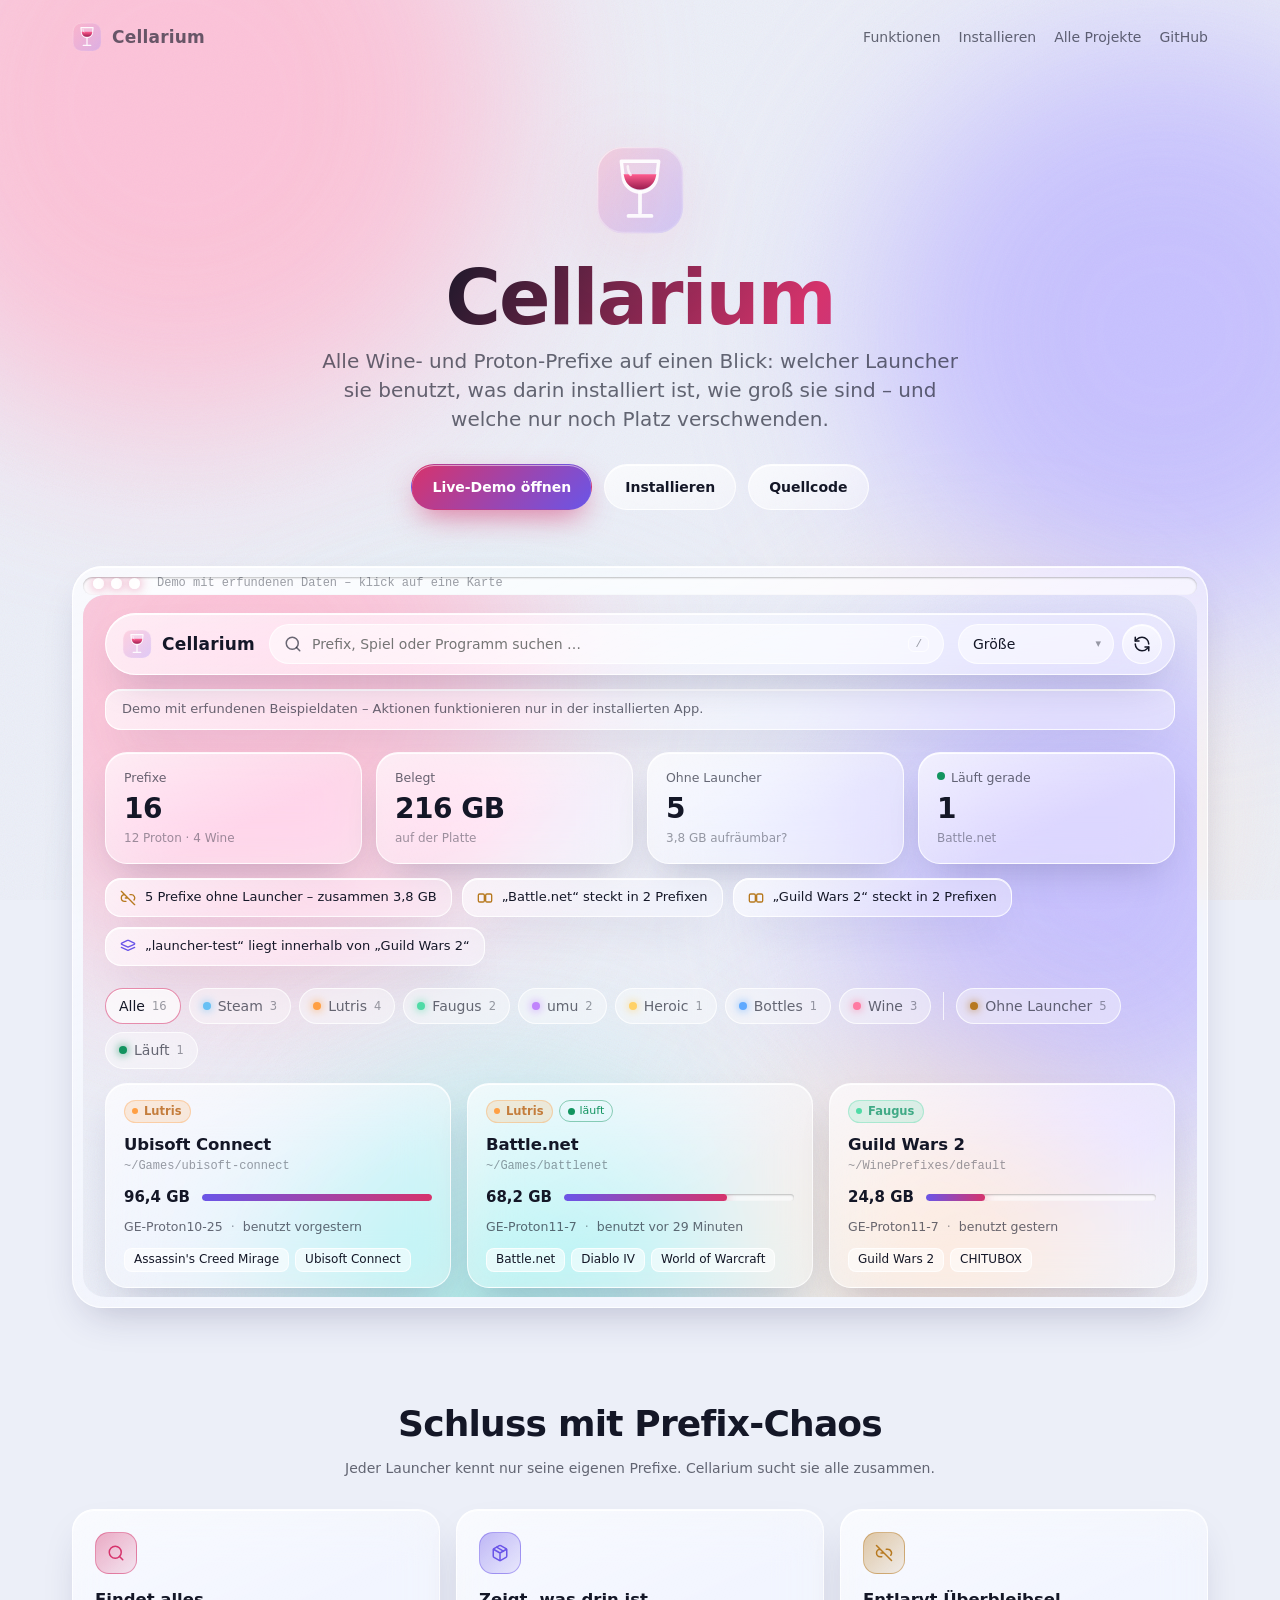
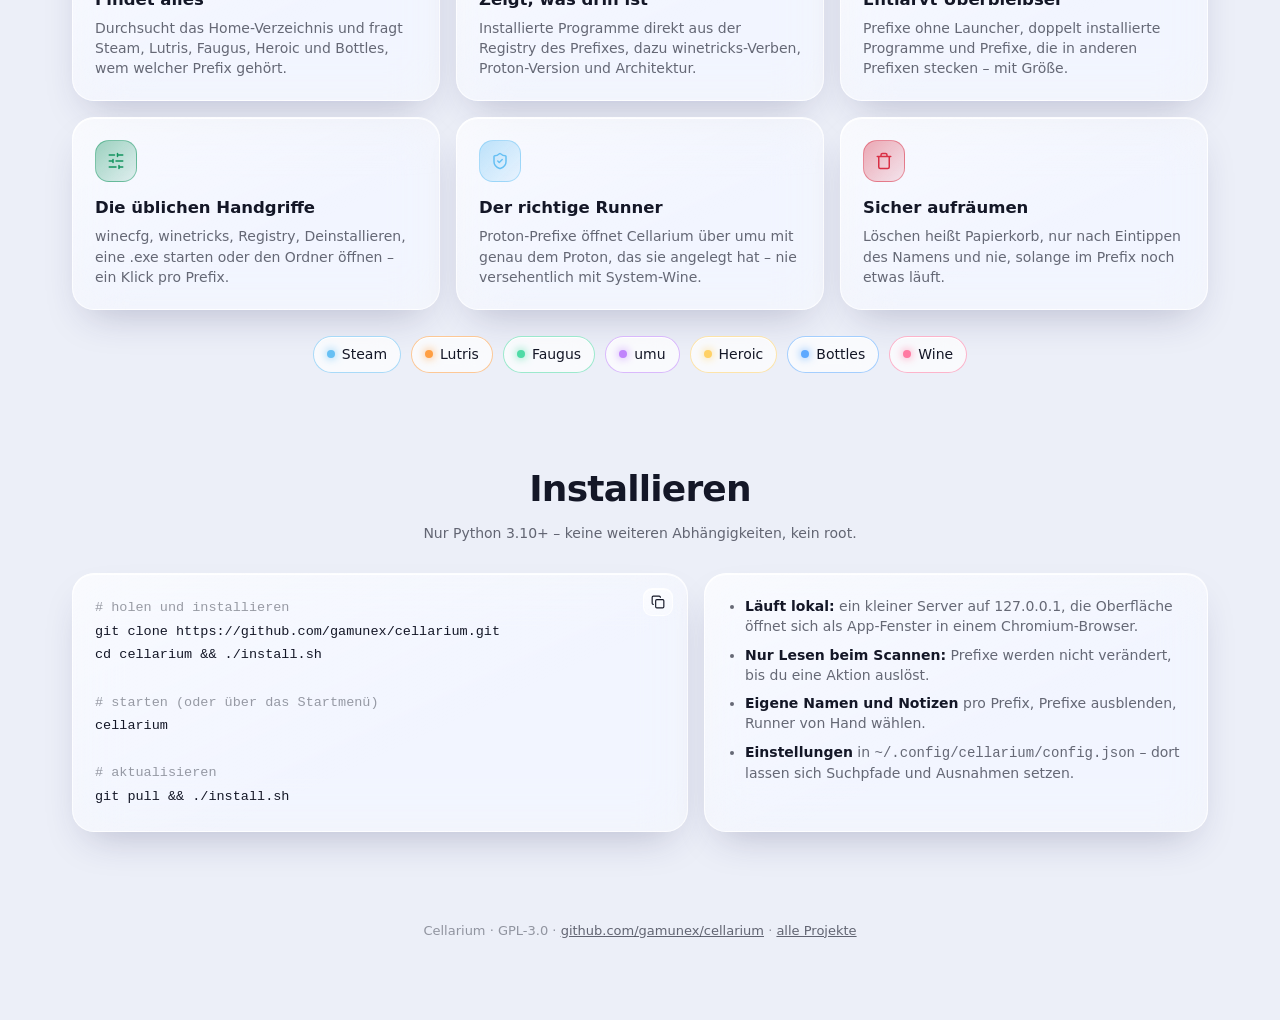
<file: index.html>
<!doctype html>
<html lang="de">
<head>
  <meta charset="utf-8">
  <meta name="viewport" content="width=device-width, initial-scale=1">
  <meta name="color-scheme" content="dark light">
  <title>Cellarium</title>
  <meta name="description" content="Alle Wine- und Proton-Prefixe auf einen Blick – Steam, Lutris, Faugus, Heroic, Bottles und umu in einer Übersicht.">
  <meta property="og:title" content="Cellarium">
  <meta property="og:description" content="Alle Wine- und Proton-Prefixe auf einen Blick.">
  <meta property="og:image" content="screenshot.png">
  <link rel="icon" href="demo/icon.svg" type="image/svg+xml">
  <link rel="stylesheet" href="demo/app.css">
  <style>
    .page { position: relative; z-index: 1; max-width: 1180px; margin: 0 auto; padding: 0 22px 80px; }
    .nav { display: flex; align-items: center; justify-content: space-between; padding: 22px 0; }
    .nav a { color: var(--muted); text-decoration: none; }
    .nav a:hover { color: var(--text); }
    .nav .links { display: flex; gap: 18px; align-items: center; }

    .hero { text-align: center; padding: 70px 0 46px; }
    .hero img { width: 92px; height: 92px; filter: drop-shadow(0 18px 40px rgba(255, 90, 140, .35)); animation: float 6s ease-in-out infinite; }
    @keyframes float { 50% { transform: translateY(-8px) rotate(-2deg); } }
    .hero h1 { font-size: clamp(42px, 7vw, 76px); letter-spacing: -2px; margin: 18px 0 6px; line-height: 1.02;
      background: linear-gradient(120deg, var(--text) 30%, var(--accent) 65%, var(--accent-2)); -webkit-background-clip: text; background-clip: text; color: transparent; }
    .hero p { font-size: clamp(16px, 2.2vw, 20px); color: var(--muted); max-width: 640px; margin: 10px auto 0; }
    .cta { display: flex; gap: 12px; justify-content: center; flex-wrap: wrap; margin-top: 30px; }
    .cta .btn { padding: 12px 20px; border-radius: 999px; font-weight: 600; text-decoration: none; color: var(--text); }
    .cta .btn.main { color: #fff; border-color: transparent; background: linear-gradient(135deg, var(--accent), var(--accent-2)); box-shadow: 0 12px 30px -8px color-mix(in srgb, var(--accent) 70%, transparent), inset 0 1px 0 rgba(255, 255, 255, .5); }

    .frame { padding: 10px; border-radius: 30px; margin-top: 10px; }
    .frame .bar { display: flex; gap: 7px; padding: 6px 10px 12px; align-items: center; }
    .frame .bar i { width: 11px; height: 11px; border-radius: 50%; background: var(--stroke); }
    .frame .bar span { margin-left: 10px; font: 12px var(--mono); color: var(--faint); }
    .frame iframe { display: block; width: 100%; height: min(78vh, 760px); border: 0; border-radius: 22px; background: var(--bg); }

    h2 { font-size: clamp(26px, 3.6vw, 36px); letter-spacing: -.8px; margin: 90px 0 8px; text-align: center; }
    .lead { text-align: center; color: var(--muted); margin: 0 auto 30px; max-width: 620px; }
    .features { display: grid; grid-template-columns: repeat(3, 1fr); gap: 16px; }
    .feature { padding: 22px; }
    .feature .ic { width: 42px; height: 42px; border-radius: 14px; display: grid; place-items: center; margin-bottom: 14px;
      background: linear-gradient(135deg, color-mix(in srgb, var(--c) 40%, transparent), color-mix(in srgb, var(--c) 10%, transparent)); border: 1px solid color-mix(in srgb, var(--c) 45%, transparent); color: var(--c); }
    .feature h3 { margin: 0 0 6px; font-size: 16.5px; }
    .feature p { margin: 0; color: var(--muted); }

    .sources { display: flex; flex-wrap: wrap; gap: 10px; justify-content: center; margin-top: 26px; }

    .install { display: grid; grid-template-columns: 1.1fr .9fr; gap: 16px; align-items: stretch; }
    .code { padding: 22px; }
    .code pre { margin: 0; font: 13.5px/1.75 var(--mono); white-space: pre-wrap; word-break: break-all; }
    .code pre .c { color: var(--faint); }
    .code .copy { position: absolute; top: 14px; right: 14px; }
    .notes { padding: 22px; }
    .notes ul { margin: 0; padding-left: 18px; color: var(--muted); }
    .notes li + li { margin-top: 8px; }
    .notes b { color: var(--text); font-weight: 600; }

    footer { margin-top: 90px; text-align: center; color: var(--faint); font-size: 13px; }
    footer a { color: var(--muted); }

    @media (max-width: 900px) { .features { grid-template-columns: 1fr 1fr; } .install { grid-template-columns: 1fr; } }
    @media (max-width: 600px) { .features { grid-template-columns: 1fr; } .hero { padding-top: 40px; } .frame iframe { height: 70vh; } .nav .links a.hide-sm { display: none; } }
  </style>
</head>
<body>
  <div class="backdrop" aria-hidden="true">
    <span class="blob b1"></span><span class="blob b2"></span><span class="blob b3"></span><span class="blob b4"></span>
  </div>

  <div class="page">
    <nav class="nav">
      <a class="brand" href="./"><img src="demo/icon.svg" alt="" width="30" height="30"><span>Cellarium</span></a>
      <div class="links">
        <a class="hide-sm" href="#funktionen">Funktionen</a>
        <a class="hide-sm" href="#installieren">Installieren</a>
        <a class="hide-sm" href="https://gamunex.github.io/">Alle Projekte</a>
        <a href="https://github.com/gamunex/cellarium">GitHub</a>
      </div>
    </nav>

    <header class="hero">
      <img src="demo/icon.svg" alt="">
      <h1>Cellarium</h1>
      <p>Alle Wine- und Proton-Prefixe auf einen Blick: welcher Launcher sie benutzt, was darin installiert ist, wie groß sie sind – und welche nur noch Platz verschwenden.</p>
      <div class="cta">
        <a class="btn main" href="demo/">Live-Demo öffnen</a>
        <a class="btn" href="#installieren">Installieren</a>
        <a class="btn" href="https://github.com/gamunex/cellarium">Quellcode</a>
      </div>
    </header>

    <div class="frame glass">
      <div class="bar"><i></i><i></i><i></i><span>Demo mit erfundenen Daten – klick auf eine Karte</span></div>
      <iframe src="demo/" title="Cellarium Demo"></iframe>
    </div>

    <h2 id="funktionen">Schluss mit Prefix-Chaos</h2>
    <p class="lead">Jeder Launcher kennt nur seine eigenen Prefixe. Cellarium sucht sie alle zusammen.</p>
    <div class="features">
      <div class="feature glass" style="--c: var(--accent)">
        <div class="ic"><svg class="i"><use href="#f-search"/></svg></div>
        <h3>Findet alles</h3>
        <p>Durchsucht das Home-Verzeichnis und fragt Steam, Lutris, Faugus, Heroic und Bottles, wem welcher Prefix gehört.</p>
      </div>
      <div class="feature glass" style="--c: var(--accent-2)">
        <div class="ic"><svg class="i"><use href="#f-package"/></svg></div>
        <h3>Zeigt, was drin ist</h3>
        <p>Installierte Programme direkt aus der Registry des Prefixes, dazu winetricks-Verben, Proton-Version und Architektur.</p>
      </div>
      <div class="feature glass" style="--c: var(--warn)">
        <div class="ic"><svg class="i"><use href="#f-unlink"/></svg></div>
        <h3>Entlarvt Überbleibsel</h3>
        <p>Prefixe ohne Launcher, doppelt installierte Programme und Prefixe, die in anderen Prefixen stecken – mit Größe.</p>
      </div>
      <div class="feature glass" style="--c: var(--ok)">
        <div class="ic"><svg class="i"><use href="#f-sliders"/></svg></div>
        <h3>Die üblichen Handgriffe</h3>
        <p>winecfg, winetricks, Registry, Deinstallieren, eine .exe starten oder den Ordner öffnen – ein Klick pro Prefix.</p>
      </div>
      <div class="feature glass" style="--c: #66c0f4">
        <div class="ic"><svg class="i"><use href="#f-shield"/></svg></div>
        <h3>Der richtige Runner</h3>
        <p>Proton-Prefixe öffnet Cellarium über umu mit genau dem Proton, das sie angelegt hat – nie versehentlich mit System-Wine.</p>
      </div>
      <div class="feature glass" style="--c: var(--danger)">
        <div class="ic"><svg class="i"><use href="#f-trash"/></svg></div>
        <h3>Sicher aufräumen</h3>
        <p>Löschen heißt Papierkorb, nur nach Eintippen des Namens und nie, solange im Prefix noch etwas läuft.</p>
      </div>
    </div>
    <div class="sources">
      <span class="chip on" style="--c:#66c0f4"><span class="sw"></span>Steam</span>
      <span class="chip on" style="--c:#ff9f43"><span class="sw"></span>Lutris</span>
      <span class="chip on" style="--c:#4fdba6"><span class="sw"></span>Faugus</span>
      <span class="chip on" style="--c:#c084fc"><span class="sw"></span>umu</span>
      <span class="chip on" style="--c:#ffd166"><span class="sw"></span>Heroic</span>
      <span class="chip on" style="--c:#5ea9ff"><span class="sw"></span>Bottles</span>
      <span class="chip on" style="--c:#ff7aa2"><span class="sw"></span>Wine</span>
    </div>

    <h2 id="installieren">Installieren</h2>
    <p class="lead">Nur Python 3.10+ – keine weiteren Abhängigkeiten, kein root.</p>
    <div class="install">
      <div class="code glass">
        <button class="btn mini copy" title="Kopieren" onclick="navigator.clipboard.writeText(this.nextElementSibling.innerText.split('\n').filter(l => !l.startsWith('#')).join('\n'))"><svg class="i"><use href="#f-copy"/></svg></button>
        <pre><span class="c"># holen und installieren</span>
git clone https://github.com/gamunex/cellarium.git
cd cellarium && ./install.sh

<span class="c"># starten (oder über das Startmenü)</span>
cellarium

<span class="c"># aktualisieren</span>
git pull && ./install.sh</pre>
      </div>
      <div class="notes glass">
        <ul>
          <li><b>Läuft lokal:</b> ein kleiner Server auf 127.0.0.1, die Oberfläche öffnet sich als App-Fenster in einem Chromium-Browser.</li>
          <li><b>Nur Lesen beim Scannen:</b> Prefixe werden nicht verändert, bis du eine Aktion auslöst.</li>
          <li><b>Eigene Namen und Notizen</b> pro Prefix, Prefixe ausblenden, Runner von Hand wählen.</li>
          <li><b>Einstellungen</b> in <code>~/.config/cellarium/config.json</code> – dort lassen sich Suchpfade und Ausnahmen setzen.</li>
        </ul>
      </div>
    </div>

    <footer>
      Cellarium · GPL-3.0 · <a href="https://github.com/gamunex/cellarium">github.com/gamunex/cellarium</a> · <a href="https://gamunex.github.io/">alle Projekte</a>
    </footer>
  </div>

  <svg width="0" height="0" style="position:absolute" aria-hidden="true">
    <defs>
      <symbol id="f-search" viewBox="0 0 24 24"><circle cx="11" cy="11" r="8"/><path d="m21 21-4.3-4.3"/></symbol>
      <symbol id="f-package" viewBox="0 0 24 24"><path d="m7.5 4.27 9 5.15"/><path d="M21 8a2 2 0 0 0-1-1.73l-7-4a2 2 0 0 0-2 0l-7 4A2 2 0 0 0 3 8v8a2 2 0 0 0 1 1.73l7 4a2 2 0 0 0 2 0l7-4A2 2 0 0 0 21 16Z"/><path d="m3.3 7 8.7 5 8.7-5M12 22V12"/></symbol>
      <symbol id="f-unlink" viewBox="0 0 24 24"><path d="M9 17H7A5 5 0 0 1 7 7M15 7h2a5 5 0 0 1 4 8M8 12h4M2 2l20 20"/></symbol>
      <symbol id="f-sliders" viewBox="0 0 24 24"><path d="M21 4h-7M10 4H3M21 12h-9M8 12H3M21 20h-5M12 20H3M14 2v4M8 10v4M16 18v4"/></symbol>
      <symbol id="f-shield" viewBox="0 0 24 24"><path d="M20 13c0 5-3.5 7.5-7.66 8.95a1 1 0 0 1-.67-.01C7.5 20.5 4 18 4 13V6a1 1 0 0 1 1-1c2 0 4.5-1.2 6.24-2.72a1.17 1.17 0 0 1 1.52 0C14.51 3.81 17 5 19 5a1 1 0 0 1 1 1z"/><path d="m9 12 2 2 4-4"/></symbol>
      <symbol id="f-trash" viewBox="0 0 24 24"><path d="M3 6h18M19 6v14c0 1-1 2-2 2H7c-1 0-2-1-2-2V6M8 6V4c0-1 1-2 2-2h4c1 0 2 1 2 2v2"/></symbol>
      <symbol id="f-copy" viewBox="0 0 24 24"><rect width="14" height="14" x="8" y="8" rx="2"/><path d="M4 16c-1.1 0-2-.9-2-2V4c0-1.1.9-2 2-2h10c1.1 0 2 .9 2 2"/></symbol>
    </defs>
  </svg>
</body>
</html>
</file>
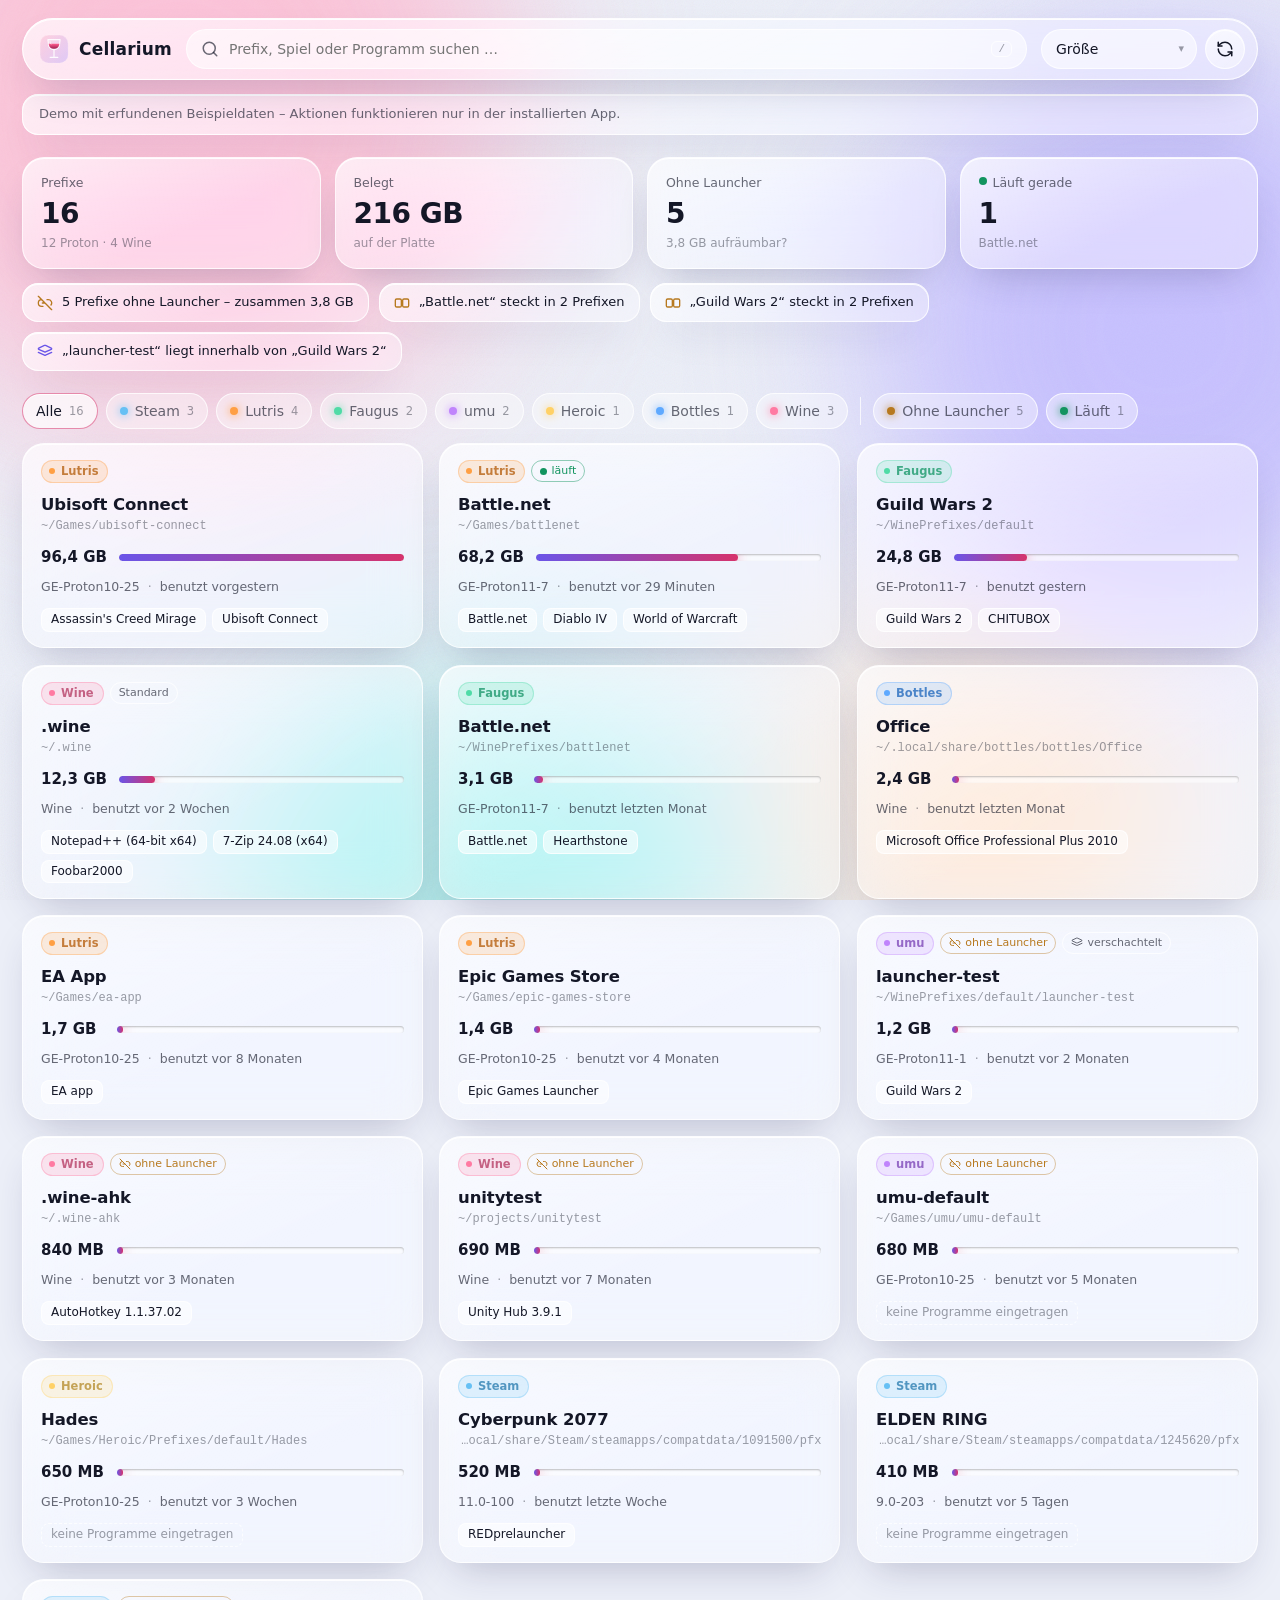
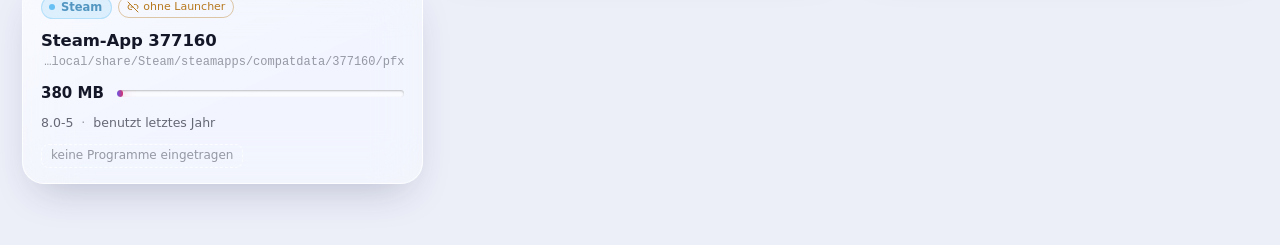
<file: demo/index.html>
<!doctype html>
<html lang="de">
<head>
  <meta charset="utf-8">
  <meta name="viewport" content="width=device-width, initial-scale=1">
  <meta name="color-scheme" content="dark light">
  <title>Cellarium</title>
  <link rel="icon" href="icon.svg" type="image/svg+xml">
  <link rel="stylesheet" href="app.css">
</head>
<body>
  <div class="backdrop" aria-hidden="true">
    <span class="blob b1"></span><span class="blob b2"></span><span class="blob b3"></span><span class="blob b4"></span>
  </div>

  <div class="shell">
    <header class="topbar glass">
      <a class="brand" href="#" aria-label="Cellarium">
        <img src="icon.svg" alt="" width="30" height="30">
        <span>Cellarium</span>
      </a>
      <label class="search">
        <svg class="i"><use href="#i-search"/></svg>
        <input id="q" type="search" placeholder="Prefix, Spiel oder Programm suchen …" autocomplete="off">
        <kbd>/</kbd>
      </label>
      <div class="top-actions">
        <label class="select-pill" title="Sortierung">
          <select id="sort">
            <option value="size">Größe</option>
            <option value="used">Zuletzt benutzt</option>
            <option value="name">Name</option>
          </select>
        </label>
        <button id="rescan" class="btn icon-btn" title="Neu scannen"><svg class="i"><use href="#i-refresh"/></svg></button>
      </div>
    </header>

    <div id="demo-banner" class="demo-banner glass" hidden>
      Demo mit erfundenen Beispieldaten – Aktionen funktionieren nur in der installierten App.
    </div>

    <section id="stats" class="stats"></section>
    <section id="hints" class="hints"></section>
    <nav id="filters" class="chips" aria-label="Filter"></nav>
    <main id="grid" class="grid" aria-live="polite"></main>
    <p id="empty" class="empty" hidden></p>
  </div>

  <div id="scrim" class="scrim" hidden></div>
  <aside id="sheet" class="sheet" aria-hidden="true"></aside>

  <dialog id="confirm" class="dialog glass">
    <form method="dialog">
      <h3>In den Papierkorb verschieben?</h3>
      <p id="confirm-text"></p>
      <label class="field">
        <span>Zum Bestätigen <b id="confirm-name"></b> eintippen</span>
        <input id="confirm-input" autocomplete="off" spellcheck="false">
      </label>
      <div class="dialog-actions">
        <button value="cancel" class="btn">Abbrechen</button>
        <button id="confirm-go" value="ok" class="btn danger" disabled>Verschieben</button>
      </div>
    </form>
  </dialog>

  <div id="toasts" class="toasts"></div>

  <svg width="0" height="0" style="position:absolute" aria-hidden="true">
    <defs>
      <symbol id="i-search" viewBox="0 0 24 24"><circle cx="11" cy="11" r="8"/><path d="m21 21-4.3-4.3"/></symbol>
      <symbol id="i-refresh" viewBox="0 0 24 24"><path d="M21 12a9 9 0 0 0-9-9 9.75 9.75 0 0 0-6.74 2.74L3 8"/><path d="M3 3v5h5"/><path d="M3 12a9 9 0 0 0 9 9 9.75 9.75 0 0 0 6.74-2.74L21 16"/><path d="M16 16h5v5"/></symbol>
      <symbol id="i-folder" viewBox="0 0 24 24"><path d="m6 14 1.5-2.9A2 2 0 0 1 9.24 10H20a2 2 0 0 1 1.94 2.5l-1.54 6a2 2 0 0 1-1.95 1.5H4a2 2 0 0 1-2-2V5a2 2 0 0 1 2-2h3.9a2 2 0 0 1 1.69.9l.81 1.2a2 2 0 0 0 1.67.9H18a2 2 0 0 1 2 2v2"/></symbol>
      <symbol id="i-sliders" viewBox="0 0 24 24"><path d="M21 4h-7M10 4H3M21 12h-9M8 12H3M21 20h-5M12 20H3M14 2v4M8 10v4M16 18v4"/></symbol>
      <symbol id="i-wrench" viewBox="0 0 24 24"><path d="M14.7 6.3a1 1 0 0 0 0 1.4l1.6 1.6a1 1 0 0 0 1.4 0l3.77-3.77a6 6 0 0 1-7.94 7.94l-6.91 6.91a2.12 2.12 0 0 1-3-3l6.91-6.91a6 6 0 0 1 7.94-7.94l-3.76 3.76z"/></symbol>
      <symbol id="i-play" viewBox="0 0 24 24"><path d="M6 3l14 9-14 9z"/></symbol>
      <symbol id="i-db" viewBox="0 0 24 24"><ellipse cx="12" cy="5" rx="9" ry="3"/><path d="M3 5v14a9 3 0 0 0 18 0V5"/><path d="M3 12a9 3 0 0 0 18 0"/></symbol>
      <symbol id="i-package" viewBox="0 0 24 24"><path d="m7.5 4.27 9 5.15"/><path d="M21 8a2 2 0 0 0-1-1.73l-7-4a2 2 0 0 0-2 0l-7 4A2 2 0 0 0 3 8v8a2 2 0 0 0 1 1.73l7 4a2 2 0 0 0 2 0l7-4A2 2 0 0 0 21 16Z"/><path d="m3.3 7 8.7 5 8.7-5M12 22V12"/></symbol>
      <symbol id="i-power" viewBox="0 0 24 24"><path d="M12 2v10"/><path d="M18.4 6.6a9 9 0 1 1-12.77.04"/></symbol>
      <symbol id="i-trash" viewBox="0 0 24 24"><path d="M3 6h18M19 6v14c0 1-1 2-2 2H7c-1 0-2-1-2-2V6M8 6V4c0-1 1-2 2-2h4c1 0 2 1 2 2v2"/></symbol>
      <symbol id="i-x" viewBox="0 0 24 24"><path d="M18 6 6 18M6 6l12 12"/></symbol>
      <symbol id="i-copy" viewBox="0 0 24 24"><rect width="14" height="14" x="8" y="8" rx="2"/><path d="M4 16c-1.1 0-2-.9-2-2V4c0-1.1.9-2 2-2h10c1.1 0 2 .9 2 2"/></symbol>
      <symbol id="i-layers" viewBox="0 0 24 24"><path d="M12.83 2.18a2 2 0 0 0-1.66 0L2.6 6.08a1 1 0 0 0 0 1.83l8.58 3.91a2 2 0 0 0 1.66 0l8.58-3.9a1 1 0 0 0 0-1.83Z"/><path d="m22 12.65-9.17 4.16a2 2 0 0 1-1.66 0L2 12.65"/></symbol>
      <symbol id="i-unlink" viewBox="0 0 24 24"><path d="M9 17H7A5 5 0 0 1 7 7M15 7h2a5 5 0 0 1 4 8M8 12h4M2 2l20 20"/></symbol>
      <symbol id="i-twins" viewBox="0 0 24 24"><rect x="2" y="6" width="9" height="12" rx="2"/><rect x="13" y="6" width="9" height="12" rx="2"/></symbol>
      <symbol id="i-alert" viewBox="0 0 24 24"><path d="m21.73 18-8-14a2 2 0 0 0-3.48 0l-8 14A2 2 0 0 0 4 21h16a2 2 0 0 0 1.73-3"/><path d="M12 9v4M12 17h.01"/></symbol>
      <symbol id="i-eye-off" viewBox="0 0 24 24"><path d="M9.88 9.88a3 3 0 1 0 4.24 4.24M10.73 5.08A10.43 10.43 0 0 1 12 5c7 0 10 7 10 7a13.16 13.16 0 0 1-1.67 2.68M6.61 6.61A13.53 13.53 0 0 0 2 12s3 7 10 7a9.74 9.74 0 0 0 5.39-1.61M2 2l20 20"/></symbol>
    </defs>
  </svg>

  <script src="app.js"></script>
</body>
</html>
</file>
<file: demo/app.css>
/* Cellarium – Liquid Glass: farbige Unschärfe dahinter, helles Glas mit Lichtkante davor */

:root {
  --bg: #090b14;
  --text: #eef1fb;
  --muted: rgba(238, 241, 251, .64);
  --faint: rgba(238, 241, 251, .4);
  --glass: rgba(255, 255, 255, .055);
  --glass-strong: rgba(255, 255, 255, .13);
  --glass-hover: rgba(255, 255, 255, .17);
  --stroke: rgba(255, 255, 255, .14);
  --rim: rgba(255, 255, 255, .55);
  --inner: rgba(255, 255, 255, .28);
  --shadow: 0 20px 50px -12px rgba(0, 0, 0, .55);
  --field: rgba(0, 0, 0, .22);
  --accent: #ff7aa2;
  --accent-2: #9d8bff;
  --ok: #4fdba6;
  --warn: #ffc65c;
  --danger: #ff5f6d;
  --blob-1: #8a1f55;
  --blob-2: #3b2fa0;
  --blob-3: #0a6f78;
  --blob-4: #b24a24;
  --radius: 22px;
  --mono: ui-monospace, "JetBrains Mono", "Fira Code", "Cascadia Code", monospace;
  color-scheme: dark;
}

@media (prefers-color-scheme: light) {
  :root {
    --bg: #eceff8;
    --text: #141727;
    --muted: rgba(20, 23, 39, .64);
    --faint: rgba(20, 23, 39, .42);
    --glass: rgba(255, 255, 255, .38);
    --glass-strong: rgba(255, 255, 255, .7);
    --glass-hover: rgba(255, 255, 255, .85);
    --stroke: rgba(255, 255, 255, .75);
    --rim: rgba(255, 255, 255, 1);
    --inner: rgba(255, 255, 255, .9);
    --shadow: 0 18px 40px -16px rgba(40, 40, 90, .28);
    --field: rgba(255, 255, 255, .55);
    --accent: #d6336c;
    --accent-2: #6a55e8;
    --ok: #12945f;
    --warn: #b7791f;
    --danger: #d92f45;
    --blob-1: #ffb3cc;
    --blob-2: #b9b0ff;
    --blob-3: #9be3e0;
    --blob-4: #ffd2a8;
    color-scheme: light;
  }
}

* { box-sizing: border-box; }
html, body { margin: 0; min-height: 100%; }
html { scrollbar-width: thin; scrollbar-color: var(--stroke) transparent; }
body {
  background: var(--bg);
  color: var(--text);
  font: 14px/1.45 system-ui, -apple-system, "Segoe UI", "Noto Sans", sans-serif;
  -webkit-font-smoothing: antialiased;
  overflow-x: hidden;
}
button, input, select, textarea { font: inherit; color: inherit; }
.i { width: 18px; height: 18px; fill: none; stroke: currentColor; stroke-width: 2; stroke-linecap: round; stroke-linejoin: round; flex: none; }

/* ---------- Hintergrund ---------- */

.backdrop { position: fixed; inset: 0; overflow: hidden; z-index: 0; pointer-events: none; }
.blob { position: absolute; border-radius: 50%; filter: blur(90px); opacity: .75; animation: drift 38s ease-in-out infinite alternate; }
.b1 { width: 52vw; height: 52vw; left: -12vw; top: -18vw; background: var(--blob-1); }
.b2 { width: 46vw; height: 46vw; right: -14vw; top: 4vh; background: var(--blob-2); animation-duration: 44s; animation-delay: -12s; }
.b3 { width: 40vw; height: 40vw; left: 18vw; bottom: -22vw; background: var(--blob-3); animation-duration: 50s; animation-delay: -20s; }
.b4 { width: 30vw; height: 30vw; right: 8vw; bottom: -8vw; background: var(--blob-4); opacity: .45; animation-duration: 34s; }
@keyframes drift {
  0% { transform: translate(0, 0) scale(1); }
  50% { transform: translate(6vw, 4vh) scale(1.12); }
  100% { transform: translate(-4vw, 8vh) scale(.94); }
}
.backdrop::after {
  /* feines Rauschen gegen Farbstreifen in den Verläufen */
  content: ""; position: absolute; inset: 0; opacity: .07; mix-blend-mode: overlay;
  background-image: url("data:image/svg+xml,%3Csvg xmlns='http://www.w3.org/2000/svg' width='160' height='160'%3E%3Cfilter id='n'%3E%3CfeTurbulence type='fractalNoise' baseFrequency='.9' numOctaves='2'/%3E%3C/filter%3E%3Crect width='100%25' height='100%25' filter='url(%23n)'/%3E%3C/svg%3E");
}

/* ---------- Glas ---------- */

.glass {
  position: relative;
  background: linear-gradient(155deg, var(--glass-strong), var(--glass) 60%);
  -webkit-backdrop-filter: blur(24px) saturate(175%);
  backdrop-filter: blur(24px) saturate(175%);
  border: 1px solid var(--stroke);
  border-radius: var(--radius);
  box-shadow: inset 0 1px 0 var(--inner), inset 0 -1px 0 rgba(255, 255, 255, .04), var(--shadow);
}
.glass::after {
  /* Lichtkante: oben links hell, unten rechts ein Nachglanz */
  content: ""; position: absolute; inset: -1px; border-radius: inherit; padding: 1px; pointer-events: none;
  background: linear-gradient(140deg, var(--rim), transparent 32%, transparent 70%, rgba(255, 255, 255, .22));
  -webkit-mask: linear-gradient(#000 0 0) content-box, linear-gradient(#000 0 0);
  -webkit-mask-composite: xor;
  mask-composite: exclude;
  opacity: .7;
}

.shell { position: relative; z-index: 1; max-width: 1380px; margin: 0 auto; padding: 18px 22px 60px; }

/* ---------- Kopfzeile ---------- */

.topbar {
  position: sticky; top: 12px; z-index: 5;
  display: flex; align-items: center; gap: 14px;
  padding: 10px 12px 10px 16px; border-radius: 999px;
}
.brand { display: flex; align-items: center; gap: 10px; color: inherit; text-decoration: none; font-weight: 650; font-size: 17px; letter-spacing: .2px; }
.search {
  flex: 1; display: flex; align-items: center; gap: 8px; min-width: 0;
  padding: 8px 14px; border-radius: 999px; background: var(--field); border: 1px solid var(--stroke);
  color: var(--muted); transition: border-color .2s, box-shadow .2s;
}
.search:focus-within { border-color: color-mix(in srgb, var(--accent) 60%, transparent); box-shadow: 0 0 0 4px color-mix(in srgb, var(--accent) 18%, transparent); }
.search input { flex: 1; min-width: 0; border: 0; outline: 0; background: none; color: var(--text); }
.search input::-webkit-search-cancel-button { filter: grayscale(1); }
kbd { font: 11px var(--mono); padding: 1px 6px; border-radius: 6px; border: 1px solid var(--stroke); color: var(--faint); }
.top-actions { display: flex; gap: 8px; align-items: center; }

.btn {
  display: inline-flex; align-items: center; justify-content: center; gap: 8px;
  padding: 9px 14px; border-radius: 14px; cursor: pointer;
  background: linear-gradient(160deg, var(--glass-strong), var(--glass));
  border: 1px solid var(--stroke); box-shadow: inset 0 1px 0 var(--inner);
  transition: transform .15s, background .2s, border-color .2s, opacity .2s;
}
.btn:hover { background: var(--glass-hover); }
.btn:active { transform: scale(.97); }
.btn:disabled { opacity: .45; cursor: not-allowed; transform: none; }
.btn:focus-visible, .chip:focus-visible, .card:focus-visible { outline: 2px solid var(--accent); outline-offset: 2px; }
.icon-btn { width: 40px; height: 40px; padding: 0; border-radius: 50%; }
.btn.danger { color: #fff; background: linear-gradient(160deg, color-mix(in srgb, var(--danger) 85%, #fff), var(--danger)); border-color: transparent; }
.btn.spin .i { animation: spin 1s linear infinite; }
@keyframes spin { to { transform: rotate(360deg); } }

.select-pill { position: relative; }
.select-pill select {
  appearance: none; padding: 9px 32px 9px 14px; border-radius: 999px; cursor: pointer;
  background: var(--field); border: 1px solid var(--stroke); color: var(--text);
}
.select-pill::after { content: "▾"; position: absolute; right: 13px; top: 50%; transform: translateY(-50%); color: var(--faint); pointer-events: none; font-size: 11px; }
select option, select optgroup { background: var(--bg); color: var(--text); }

.demo-banner { margin-top: 14px; padding: 10px 16px; border-radius: 16px; color: var(--muted); font-size: 13px; }

/* ---------- Kennzahlen ---------- */

.stats { display: grid; grid-template-columns: repeat(4, 1fr); gap: 14px; margin-top: 22px; }
.stat { padding: 16px 18px; overflow: hidden; }
.stat .label { color: var(--muted); font-size: 12.5px; }
.stat .value { font-size: 28px; font-weight: 680; letter-spacing: -.5px; margin-top: 2px; font-variant-numeric: tabular-nums; }
.stat .sub { color: var(--faint); font-size: 12px; }
.stat .dot { display: inline-block; width: 8px; height: 8px; border-radius: 50%; margin-right: 6px; vertical-align: 2px; }

/* ---------- Hinweise ---------- */

.hints { display: flex; flex-wrap: wrap; gap: 10px; margin-top: 14px; }
.hint {
  display: flex; align-items: center; gap: 9px; padding: 9px 14px; border-radius: 16px; cursor: pointer;
  color: var(--text); font-size: 13px; text-align: left;
}
.hint .i { color: var(--warn); width: 16px; height: 16px; }
.hint.info .i { color: var(--accent-2); }
.hint:hover { background: var(--glass-hover); }

/* ---------- Filter ---------- */

.chips { display: flex; flex-wrap: wrap; gap: 8px; margin: 22px 0 14px; }
.chip {
  display: inline-flex; align-items: center; gap: 7px; padding: 7px 13px; border-radius: 999px; cursor: pointer;
  background: var(--glass); border: 1px solid var(--stroke); color: var(--muted);
  -webkit-backdrop-filter: blur(14px); backdrop-filter: blur(14px); transition: all .2s;
}
.chip:hover { color: var(--text); }
.chip.on { color: var(--text); background: var(--glass-strong); box-shadow: inset 0 1px 0 var(--inner); border-color: color-mix(in srgb, var(--c, var(--accent)) 55%, transparent); }
.chip .n { font-size: 11.5px; color: var(--faint); font-variant-numeric: tabular-nums; }
.chip .sw { width: 8px; height: 8px; border-radius: 50%; background: var(--c); box-shadow: 0 0 10px var(--c); }
.chips .sep { width: 1px; background: var(--stroke); margin: 4px 4px; }

/* ---------- Karten ---------- */

.grid { display: grid; grid-template-columns: repeat(auto-fill, minmax(300px, 1fr)); gap: 16px; }
.card {
  padding: 16px 18px 15px; cursor: pointer; overflow: hidden; outline: none;
  transition: transform .25s cubic-bezier(.2, .8, .2, 1), background .25s, box-shadow .25s;
  animation: rise .5s cubic-bezier(.2, .8, .2, 1) both; animation-delay: calc(var(--k, 0) * 22ms);
}
.card::before {
  content: ""; position: absolute; inset: 0; border-radius: inherit; pointer-events: none; opacity: 0; transition: opacity .3s;
  background: radial-gradient(360px circle at var(--mx, 50%) var(--my, 0%), rgba(255, 255, 255, .16), transparent 45%);
}
.card:hover { transform: translateY(-3px); }
.card:hover::before { opacity: 1; }
.card.active { box-shadow: inset 0 1px 0 var(--inner), 0 0 0 2px color-mix(in srgb, var(--accent) 65%, transparent), var(--shadow); }
.card.dim { opacity: .6; }
@keyframes rise { from { opacity: 0; transform: translateY(10px) scale(.985); } }

.card-top { display: flex; align-items: center; gap: 6px; flex-wrap: wrap; min-height: 22px; }
.src {
  display: inline-flex; align-items: center; gap: 6px; padding: 2px 9px 2px 7px; border-radius: 999px; font-size: 11.5px; font-weight: 600;
  background: color-mix(in srgb, var(--c) 18%, transparent); color: color-mix(in srgb, var(--c) 75%, var(--text));
  border: 1px solid color-mix(in srgb, var(--c) 35%, transparent);
}
.src::before { content: ""; width: 6px; height: 6px; border-radius: 50%; background: var(--c); }
.badge { display: inline-flex; align-items: center; gap: 4px; padding: 2px 8px; border-radius: 999px; font-size: 11px; color: var(--muted); border: 1px solid var(--stroke); }
.badge .i { width: 12px; height: 12px; }
.badge.warn { color: var(--warn); border-color: color-mix(in srgb, var(--warn) 40%, transparent); }
.badge.live { color: var(--ok); border-color: color-mix(in srgb, var(--ok) 45%, transparent); }
.badge.live::before { content: ""; width: 7px; height: 7px; border-radius: 50%; background: var(--ok); animation: pulse 1.6s ease-out infinite; }
@keyframes pulse { 0% { box-shadow: 0 0 0 0 color-mix(in srgb, var(--ok) 70%, transparent); } 100% { box-shadow: 0 0 0 7px transparent; } }

.card h3 { margin: 10px 0 2px; font-size: 16.5px; font-weight: 640; letter-spacing: -.1px; overflow: hidden; text-overflow: ellipsis; white-space: nowrap; }
.path { font: 12px var(--mono); color: var(--faint); overflow: hidden; text-overflow: ellipsis; white-space: nowrap; direction: rtl; text-align: left; }
.path bdi { direction: ltr; unicode-bidi: isolate; }

.size { display: flex; align-items: center; gap: 12px; margin: 14px 0 10px; }
.size b { font-size: 15px; font-variant-numeric: tabular-nums; min-width: 64px; }
.bar { flex: 1; height: 7px; border-radius: 999px; background: var(--field); overflow: hidden; box-shadow: inset 0 1px 2px rgba(0, 0, 0, .25); }
.bar i { display: block; height: 100%; border-radius: inherit; width: 0; background: linear-gradient(90deg, var(--accent-2), var(--accent)); box-shadow: 0 0 12px color-mix(in srgb, var(--accent) 60%, transparent); transition: width .8s cubic-bezier(.2, .8, .2, 1); }
.measuring { color: var(--faint); font-weight: 400 !important; }

.meta { color: var(--muted); font-size: 12.5px; white-space: nowrap; overflow: hidden; text-overflow: ellipsis; }
.meta span + span::before { content: "·"; margin: 0 8px; color: var(--faint); }
.progs { display: flex; flex-wrap: wrap; gap: 6px; margin-top: 12px; min-height: 24px; }
.tag { padding: 2px 9px; border-radius: 8px; font-size: 12px; background: var(--field); border: 1px solid var(--stroke); max-width: 100%; overflow: hidden; text-overflow: ellipsis; white-space: nowrap; }
.tag.more { color: var(--faint); }
.tag.none { color: var(--faint); background: none; border-style: dashed; }

.empty { text-align: center; color: var(--muted); padding: 60px 0; }
.skeleton { height: 170px; border-radius: var(--radius); background: linear-gradient(100deg, var(--glass) 30%, var(--glass-strong) 50%, var(--glass) 70%); background-size: 300% 100%; animation: shimmer 1.4s infinite linear; border: 1px solid var(--stroke); }
@keyframes shimmer { from { background-position: 100% 0; } to { background-position: -100% 0; } }

/* ---------- Detail-Panel ---------- */

.scrim { position: fixed; inset: 0; z-index: 8; background: rgba(5, 6, 12, .35); -webkit-backdrop-filter: blur(3px); backdrop-filter: blur(3px); animation: fade .25s; }
@keyframes fade { from { opacity: 0; } }
.sheet {
  position: fixed; z-index: 9; top: 12px; right: 12px; bottom: 12px; width: min(520px, calc(100vw - 24px));
  border-radius: 28px; overflow-y: auto; overscroll-behavior: contain; color: var(--text);
  border: 1px solid var(--stroke);
  box-shadow: inset 0 1px 0 var(--inner), -30px 0 80px -20px rgba(0, 0, 0, .55);
  transform: translateX(calc(100% + 30px)); visibility: hidden;
  transition: transform .45s cubic-bezier(.2, .9, .2, 1), visibility 0s .45s;
  -webkit-backdrop-filter: blur(40px) saturate(180%); backdrop-filter: blur(40px) saturate(180%);
  background: linear-gradient(160deg, color-mix(in srgb, var(--bg) 84%, var(--glass-strong)), color-mix(in srgb, var(--bg) 93%, transparent));
  scrollbar-width: thin; scrollbar-color: var(--stroke) transparent;
}
.sheet.open { transform: none; visibility: visible; transition: transform .45s cubic-bezier(.2, .9, .2, 1); }
.sheet-inner { padding: 22px 22px 30px; }
.sheet-head { display: flex; align-items: flex-start; gap: 12px; }
.sheet-head .grow { flex: 1; min-width: 0; }
.name-input {
  width: 100%; font-size: 22px; font-weight: 680; letter-spacing: -.3px; border: 0; outline: 0; background: none; padding: 4px 0;
  border-bottom: 1px dashed transparent; text-overflow: ellipsis;
}
.name-input:hover, .name-input:focus { border-bottom-color: var(--stroke); }
.pathline { display: flex; align-items: center; gap: 6px; margin-top: 4px; }
.pathline code { font: 12px var(--mono); color: var(--muted); word-break: break-all; }
.mini { width: 28px; height: 28px; border-radius: 9px; flex: none; }
.mini .i { width: 14px; height: 14px; }

.section { margin-top: 22px; }
.section > h4 { margin: 0 0 10px; font-size: 12px; font-weight: 600; letter-spacing: .6px; text-transform: uppercase; color: var(--faint); display: flex; justify-content: space-between; }
.actions { display: grid; grid-template-columns: repeat(3, 1fr); gap: 8px; }
.action { flex-direction: column; gap: 6px; padding: 14px 8px 11px; border-radius: 18px; font-size: 12.5px; }
.action .i { width: 21px; height: 21px; }
.action.primary .i { color: var(--accent); }

.facts { display: grid; grid-template-columns: 1fr 1fr; gap: 8px; }
.fact { padding: 11px 13px; border-radius: 16px; background: var(--field); border: 1px solid var(--stroke); min-width: 0; }
.fact.wide { grid-column: 1 / -1; }
.fact .k { font-size: 11.5px; color: var(--faint); }
.fact .v { margin-top: 2px; font-weight: 560; overflow: hidden; text-overflow: ellipsis; }
.fact select { width: 100%; margin-top: 4px; padding: 7px 10px; border-radius: 10px; background: var(--field); border: 1px solid var(--stroke); }
.fact .note { font-size: 12px; color: var(--warn); margin-top: 6px; }

.list { border-radius: 16px; background: var(--field); border: 1px solid var(--stroke); overflow: hidden; }
.row { display: flex; align-items: baseline; gap: 10px; padding: 9px 13px; }
.row + .row { border-top: 1px solid var(--stroke); }
.row .t { flex: 1; min-width: 0; }
.row .t small { display: block; color: var(--faint); font-size: 11.5px; overflow: hidden; text-overflow: ellipsis; white-space: nowrap; }
.row .r { color: var(--faint); font: 11.5px var(--mono); white-space: nowrap; }
.row.link { cursor: pointer; }
.row.link:hover { background: var(--glass); }
details.runtime summary { cursor: pointer; padding: 9px 13px; color: var(--muted); font-size: 12.5px; list-style: none; border-top: 1px solid var(--stroke); }
details.runtime summary::before { content: "▸ "; }
details.runtime[open] summary::before { content: "▾ "; }

textarea {
  width: 100%; min-height: 76px; resize: vertical; padding: 11px 13px; border-radius: 16px; outline: 0;
  background: var(--field); border: 1px solid var(--stroke);
}
textarea:focus { border-color: color-mix(in srgb, var(--accent) 55%, transparent); }
.toggle { display: flex; align-items: center; gap: 10px; cursor: pointer; color: var(--muted); margin-top: 12px; user-select: none; }
.toggle input { appearance: none; width: 38px; height: 22px; border-radius: 999px; background: var(--field); border: 1px solid var(--stroke); position: relative; cursor: pointer; transition: background .2s; }
.toggle input::after { content: ""; position: absolute; top: 2px; left: 2px; width: 16px; height: 16px; border-radius: 50%; background: #fff; box-shadow: 0 1px 4px rgba(0, 0, 0, .35); transition: transform .25s cubic-bezier(.2, .9, .2, 1); }
.toggle input:checked { background: var(--accent); }
.toggle input:checked::after { transform: translateX(16px); }

.danger-zone { margin-top: 26px; padding: 14px; border-radius: 18px; border: 1px solid color-mix(in srgb, var(--danger) 35%, transparent); background: color-mix(in srgb, var(--danger) 7%, transparent); display: flex; align-items: center; gap: 12px; }
.danger-zone p { margin: 0; flex: 1; font-size: 12.5px; color: var(--muted); }
.btn.outline-danger { color: var(--danger); border-color: color-mix(in srgb, var(--danger) 45%, transparent); background: transparent; box-shadow: none; }

/* ---------- Dialog & Toasts ---------- */

.dialog { width: min(440px, calc(100vw - 32px)); padding: 22px; border-radius: 26px; color: var(--text); background: linear-gradient(160deg, color-mix(in srgb, var(--bg) 78%, var(--glass-strong)), color-mix(in srgb, var(--bg) 90%, transparent)); }
.dialog::backdrop { background: rgba(5, 6, 12, .45); -webkit-backdrop-filter: blur(4px); backdrop-filter: blur(4px); }
.dialog h3 { margin: 0 0 8px; }
.dialog p { color: var(--muted); margin: 0 0 14px; }
.field span { display: block; font-size: 12.5px; color: var(--muted); margin-bottom: 6px; }
.field input { width: 100%; padding: 10px 12px; border-radius: 12px; border: 1px solid var(--stroke); background: var(--field); outline: 0; font-family: var(--mono); }
.dialog-actions { display: flex; justify-content: flex-end; gap: 8px; margin-top: 18px; }

.toasts { position: fixed; left: 50%; bottom: 22px; transform: translateX(-50%); z-index: 20; display: flex; flex-direction: column; gap: 8px; align-items: center; pointer-events: none; }
.toast { padding: 11px 18px; border-radius: 999px; font-size: 13.5px; animation: toast .35s cubic-bezier(.2, .9, .2, 1); max-width: calc(100vw - 32px); }
.toast.err { color: var(--danger); }
.toast.out { opacity: 0; transform: translateY(8px); transition: all .3s; }
@keyframes toast { from { opacity: 0; transform: translateY(14px) scale(.96); } }

/* ---------- Schmal ---------- */

@media (max-width: 860px) {
  .stats { grid-template-columns: repeat(2, 1fr); }
}
@media (max-width: 620px) {
  .shell { padding: 12px 16px 50px; }
  .topbar { flex-wrap: wrap; border-radius: 24px; }
  .brand span { display: none; }
  .search { order: 3; flex-basis: 100%; }
  .top-actions { margin-left: auto; }
  kbd { display: none; }
  .grid { grid-template-columns: 1fr; }
  .stat .value { font-size: 22px; }
  .sheet { top: auto; left: 8px; right: 8px; bottom: 8px; width: auto; height: 88vh; transform: translateY(105%); }
  .actions { grid-template-columns: repeat(2, 1fr); }
}

@media (prefers-reduced-motion: reduce) {
  *, *::before, *::after { animation: none !important; transition: none !important; }
}
</file>
